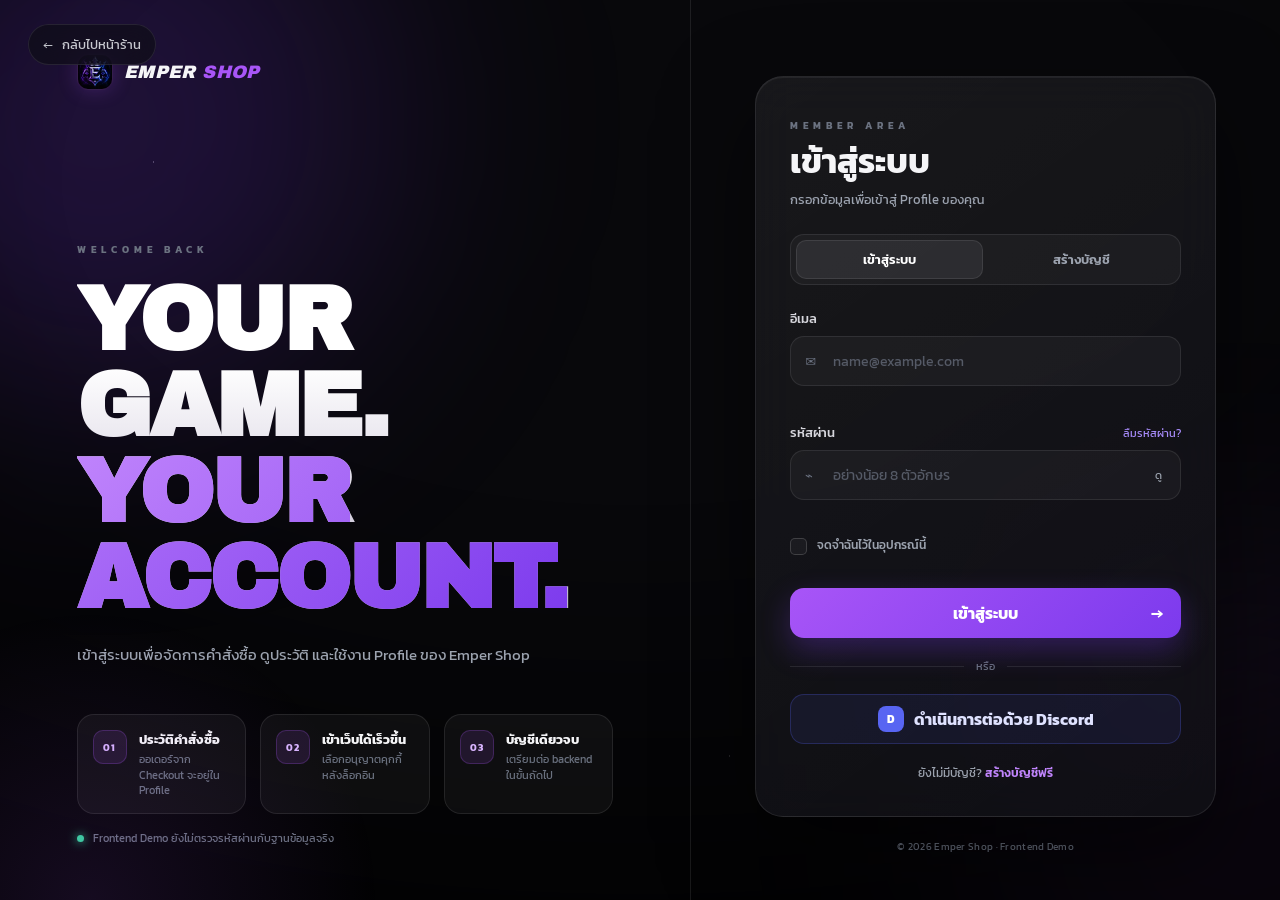
<file: login.html>
<!DOCTYPE html>
<html lang="th">
<head>
<meta charset="UTF-8"><meta name="viewport" content="width=device-width,initial-scale=1.0"><meta name="description" content="เข้าสู่ระบบหรือสร้างบัญชี Emper Shop"><title>เข้าสู่ระบบ — Emper Shop</title>
<link rel="preconnect" href="https://fonts.googleapis.com"><link rel="preconnect" href="https://fonts.gstatic.com" crossorigin><link href="https://fonts.googleapis.com/css2?family=Archivo+Black&family=Kanit:wght@300;400;500;600;700;800&display=swap" rel="stylesheet"><link rel="stylesheet" href="login.css">
</head>
<body>
<div class="stars"></div><div class="glow glow-1"></div><div class="glow glow-2"></div><div class="vignette"></div>
<a class="back-link" href="index.html"><span>←</span> กลับไปหน้าร้าน</a>
<main class="auth-shell">
<section class="showcase">
<a class="brand" href="index.html"><span class="brand-mark">E</span><span class="brand-name">EMPER <em>SHOP</em></span></a>
<div class="showcase-copy"><span class="eyebrow">WELCOME BACK</span><h1>YOUR GAME.<br><span>YOUR ACCOUNT.</span></h1><p>เข้าสู่ระบบเพื่อจัดการคำสั่งซื้อ ดูประวัติ และใช้งาน Profile ของ Emper Shop</p></div>
<div class="feature-list"><div class="feature-item"><span class="feature-icon">01</span><div><b>ประวัติคำสั่งซื้อ</b><small>ออเดอร์จาก Checkout จะอยู่ใน Profile</small></div></div><div class="feature-item"><span class="feature-icon">02</span><div><b>เข้าเว็บได้เร็วขึ้น</b><small>เลือกอนุญาตคุกกี้หลังล็อกอิน</small></div></div><div class="feature-item"><span class="feature-icon">03</span><div><b>บัญชีเดียวจบ</b><small>เตรียมต่อ backend ในขั้นถัดไป</small></div></div></div>
<div class="security-note"><i></i> Frontend Demo ยังไม่ตรวจรหัสผ่านกับฐานข้อมูลจริง</div>
</section>
<section class="auth-panel">
<div class="mobile-brand"><span class="brand-mark">E</span><span class="brand-name">EMPER <em>SHOP</em></span></div>
<div class="auth-card">
<div class="auth-heading"><span class="mini-label">MEMBER AREA</span><h2 id="formTitle">เข้าสู่ระบบ</h2><p id="formSub">กรอกข้อมูลเพื่อเข้าสู่ Profile ของคุณ</p></div>
<div class="auth-tabs"><button class="tab-btn active" id="loginTab" type="button">เข้าสู่ระบบ</button><button class="tab-btn" id="registerTab" type="button">สร้างบัญชี</button></div>
<form id="authForm" novalidate>
<div class="register-only hidden field"><label for="displayName">ชื่อที่ใช้ในร้าน</label><div class="input-wrap"><span class="input-icon">@</span><input id="displayName" type="text" autocomplete="nickname" placeholder="เช่น Znith"></div><small class="field-error" data-error-for="displayName"></small></div>
<div class="field"><label for="email">อีเมล</label><div class="input-wrap"><span class="input-icon">✉</span><input id="email" type="email" autocomplete="email" placeholder="name@example.com"></div><small class="field-error" data-error-for="email"></small></div>
<div class="field"><div class="label-row"><label for="password">รหัสผ่าน</label><button class="text-btn login-only" id="forgotBtn" type="button">ลืมรหัสผ่าน?</button></div><div class="input-wrap"><span class="input-icon">⌁</span><input id="password" type="password" autocomplete="current-password" placeholder="อย่างน้อย 8 ตัวอักษร"><button class="password-toggle" id="passwordToggle" type="button">ดู</button></div><small class="field-error" data-error-for="password"></small></div>
<div class="register-only hidden field"><label for="confirmPassword">ยืนยันรหัสผ่าน</label><div class="input-wrap"><span class="input-icon">✓</span><input id="confirmPassword" type="password" autocomplete="new-password" placeholder="กรอกรหัสผ่านอีกครั้ง"></div><small class="field-error" data-error-for="confirmPassword"></small></div>
<label class="check-row login-only"><input id="remember" type="checkbox"><span class="fake-check"></span><span>จดจำฉันไว้ในอุปกรณ์นี้</span></label>
<label class="check-row register-only hidden"><input id="terms" type="checkbox"><span class="fake-check"></span><span>ฉันยอมรับเงื่อนไขการใช้งานของร้าน</span></label><small class="field-error terms-error" data-error-for="terms"></small>
<button class="submit-btn" type="submit"><span id="submitText">เข้าสู่ระบบ</span><span class="submit-arrow">→</span></button>
</form>
<div class="divider"><span>หรือ</span></div><button class="discord-btn" id="discordBtn" type="button"><span class="discord-icon">D</span> ดำเนินการต่อด้วย Discord</button><p class="switch-copy" id="switchCopy">ยังไม่มีบัญชี? <button id="switchBtn" type="button">สร้างบัญชีฟรี</button></p>
</div><p class="copyright">© <span id="year"></span> Emper Shop · Frontend Demo</p>
</section></main>
<div class="toast-wrap" id="toastWrap"></div>
<aside class="cookie-bar" id="cookieBar" aria-hidden="true"><div class="cookie-inner"><div class="cookie-icon">C</div><div class="cookie-copy"><b>บันทึกคุกกี้สำหรับเข้าเว็บครั้งถัดไปไหม?</b><p>หากยินยอม ร้านจะจำ preference การเข้าใช้งานบนอุปกรณ์นี้ โดยไม่เก็บรหัสผ่านในคุกกี้</p></div><div class="cookie-actions"><button class="cookie-btn cookie-cancel" id="cookieCancel">ยกเลิก</button><button class="cookie-btn cookie-accept" id="cookieAccept">ยินยอม</button></div></div></aside>
<script>
(()=>{
const $=(s,c=document)=>c.querySelector(s),$$=(s,c=document)=>Array.from(c.querySelectorAll(s));let mode='login',pendingProfile=false;const COOKIE='emper_cookie_choice';$('#year').textContent=new Date().getFullYear();
function toast(t,s){const e=document.createElement('div');e.className='toast';e.innerHTML='<span class="toast-dot"></span><div><b></b><small></small></div>';$('b',e).textContent=t;$('small',e).textContent=s||'';$('#toastWrap').appendChild(e);setTimeout(()=>e.classList.add('hide'),2600);setTimeout(()=>e.remove(),3000)}
function err(id,msg){const e=$('[data-error-for="'+id+'"]');if(e)e.textContent=msg;const i=$('#'+id);if(i)i.classList.add('invalid')}
function clear(){$$('.field-error').forEach(e=>e.textContent='');$$('input').forEach(e=>e.classList.remove('invalid'))}
function setMode(m){mode=m;clear();$('#authForm').reset();const r=m==='register';$('#loginTab').classList.toggle('active',!r);$('#registerTab').classList.toggle('active',r);$$('.register-only').forEach(e=>e.classList.toggle('hidden',!r));$$('.login-only').forEach(e=>e.classList.toggle('hidden',r));$('#formTitle').textContent=r?'สร้างบัญชีใหม่':'เข้าสู่ระบบ';$('#formSub').textContent=r?'สร้างบัญชี Demo ก่อนเชื่อมฐานข้อมูลจริง':'กรอกข้อมูลเพื่อเข้าสู่ Profile ของคุณ';$('#submitText').textContent=r?'สร้างบัญชี':'เข้าสู่ระบบ';$('#switchCopy').firstChild.textContent=r?'มีบัญชีอยู่แล้ว? ':'ยังไม่มีบัญชี? ';$('#switchBtn').textContent=r?'เข้าสู่ระบบ':'สร้างบัญชีฟรี'}
function valid(){clear();let ok=true;const email=$('#email').value.trim(),pass=$('#password').value;if(mode==='register'&&$('#displayName').value.trim().length<2){err('displayName','กรุณากรอกชื่ออย่างน้อย 2 ตัว');ok=false}if(!/^\S+@\S+\.\S+$/.test(email)){err('email','กรุณากรอกอีเมลให้ถูกต้อง');ok=false}if(pass.length<8){err('password','รหัสผ่านอย่างน้อย 8 ตัวอักษร');ok=false}if(mode==='register'){if($('#confirmPassword').value!==pass){err('confirmPassword','รหัสผ่านไม่ตรงกัน');ok=false}if(!$('#terms').checked){$('[data-error-for="terms"]').textContent='กรุณายอมรับเงื่อนไข';ok=false}}return ok}
function goProfile(){location.href='profile.html'}function askCookie(){if(localStorage.getItem(COOKIE)){goProfile();return}pendingProfile=true;$('#cookieBar').classList.add('show');$('#cookieBar').setAttribute('aria-hidden','false')}
$('#authForm').addEventListener('submit',e=>{e.preventDefault();if(!valid())return;const email=$('#email').value.trim();if(mode==='login'){const old=JSON.parse(localStorage.getItem('emper_demo_user')||'null');localStorage.setItem('emper_demo_user',JSON.stringify({name:(old&&old.name)||email.split('@')[0]||'Member',email}));toast('เข้าสู่ระบบ Demo สำเร็จ','กำลังเตรียม Profile');setTimeout(askCookie,350)}else{localStorage.setItem('emper_demo_user',JSON.stringify({name:$('#displayName').value.trim(),email}));toast('สร้างบัญชี Demo สำเร็จ','กลับไปเข้าสู่ระบบเพื่อดำเนินการต่อ');setTimeout(()=>setMode('login'),650)}});
$('#cookieAccept').onclick=()=>{localStorage.setItem(COOKIE,'accepted');document.cookie='emper_fast_login=1; Max-Age=2592000; Path=/; SameSite=Lax';$('#cookieBar').classList.remove('show');if(pendingProfile)setTimeout(goProfile,180)};$('#cookieCancel').onclick=()=>{localStorage.setItem(COOKIE,'declined');document.cookie='emper_fast_login=; Max-Age=0; Path=/; SameSite=Lax';$('#cookieBar').classList.remove('show');if(pendingProfile)setTimeout(goProfile,180)};
$('#loginTab').onclick=()=>setMode('login');$('#registerTab').onclick=()=>setMode('register');$('#switchBtn').onclick=()=>setMode(mode==='login'?'register':'login');$('#passwordToggle').onclick=()=>{const p=$('#password');p.type=p.type==='password'?'text':'password';$('#passwordToggle').textContent=p.type==='password'?'ดู':'ซ่อน'};$('#forgotBtn').onclick=()=>toast('ลืมรหัสผ่าน','จะเชื่อมระบบกู้คืนเมื่อมี backend');$('#discordBtn').onclick=()=>toast('Discord Login','OAuth ยังเป็น Demo');
})();
</script>
</body></html>
</file>
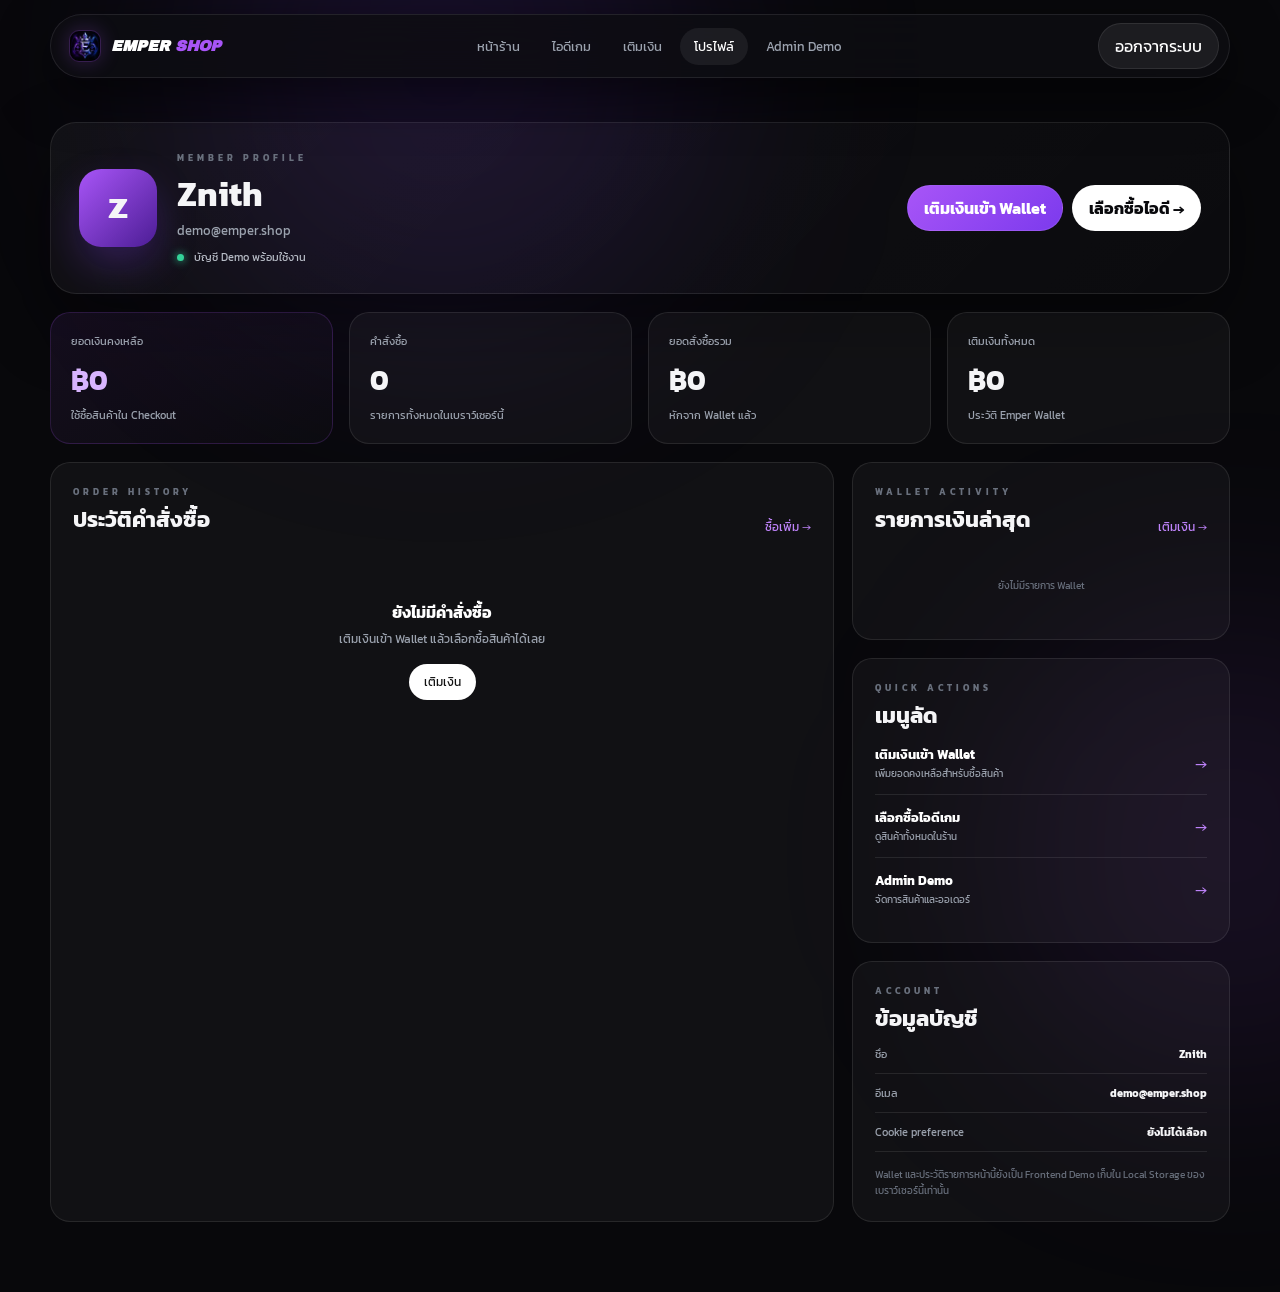
<file: profile.html>
<!DOCTYPE html>
<html lang="th">
<head>
  <meta charset="UTF-8">
  <meta name="viewport" content="width=device-width, initial-scale=1.0">
  <title>โปรไฟล์ — Emper Shop</title>
  <link rel="preconnect" href="https://fonts.googleapis.com">
  <link rel="preconnect" href="https://fonts.gstatic.com" crossorigin>
  <link href="https://fonts.googleapis.com/css2?family=Archivo+Black&family=Kanit:wght@300;400;500;600;700;800&display=swap" rel="stylesheet">
  <link rel="stylesheet" href="profile.css">
</head>
<body>
  <div class="stars" aria-hidden="true"></div><div class="glow g1"></div><div class="glow g2"></div>
  <nav class="topbar">
    <a class="brand" href="index.html"><span>E</span><b>EMPER <em>SHOP</em></b></a>
    <div class="navlinks"><a href="index.html">หน้าร้าน</a><a href="index.html#products">ไอดีเกม</a><a href="topup.html">เติมเงิน</a><a href="profile.html" class="active">โปรไฟล์</a><a href="admin.html">Admin Demo</a></div>
    <button id="logoutBtn" class="ghost-btn">ออกจากระบบ</button>
  </nav>

  <main class="wrap">
    <section class="profile-hero">
      <div class="avatar" id="avatar">Z</div>
      <div class="identity"><span class="eyebrow">MEMBER PROFILE</span><h1 id="userName">Znith</h1><p id="userEmail">demo@emper.shop</p><div class="status"><i></i> บัญชี Demo พร้อมใช้งาน</div></div>
      <div class="hero-actions"><a class="wallet-btn" href="topup.html">เติมเงินเข้า Wallet</a><a class="primary-btn" href="index.html#products">เลือกซื้อไอดี <span>→</span></a></div>
    </section>

    <section class="stats">
      <article class="wallet-stat"><span>ยอดเงินคงเหลือ</span><strong id="walletBalance">฿0</strong><small>ใช้ซื้อสินค้าใน Checkout</small></article>
      <article><span>คำสั่งซื้อ</span><strong id="orderCount">0</strong><small>รายการทั้งหมดในเบราว์เซอร์นี้</small></article>
      <article><span>ยอดสั่งซื้อรวม</span><strong id="orderTotal">฿0</strong><small>หักจาก Wallet แล้ว</small></article>
      <article><span>เติมเงินทั้งหมด</span><strong id="topupTotal">฿0</strong><small>ประวัติ Emper Wallet</small></article>
    </section>

    <div class="content-grid">
      <section class="panel orders-panel">
        <div class="panel-head"><div><span class="eyebrow">ORDER HISTORY</span><h2>ประวัติคำสั่งซื้อ</h2></div><a href="index.html#products">ซื้อเพิ่ม →</a></div>
        <div class="orders" id="orders"></div>
      </section>

      <aside class="side-column">
        <section class="panel wallet-panel">
          <div class="panel-head"><div><span class="eyebrow">WALLET ACTIVITY</span><h2>รายการเงินล่าสุด</h2></div><a href="topup.html">เติมเงิน →</a></div>
          <div id="walletHistory"></div>
        </section>

        <section class="panel quick-panel">
          <span class="eyebrow">QUICK ACTIONS</span><h2>เมนูลัด</h2>
          <a href="topup.html"><b>เติมเงินเข้า Wallet</b><small>เพิ่มยอดคงเหลือสำหรับซื้อสินค้า</small><span>→</span></a>
          <a href="index.html#products"><b>เลือกซื้อไอดีเกม</b><small>ดูสินค้าทั้งหมดในร้าน</small><span>→</span></a>
          <a href="admin.html"><b>Admin Demo</b><small>จัดการสินค้าและออเดอร์</small><span>→</span></a>
        </section>

        <section class="panel account-panel">
          <span class="eyebrow">ACCOUNT</span><h2>ข้อมูลบัญชี</h2>
          <div><span>ชื่อ</span><b id="accountName">Znith</b></div><div><span>อีเมล</span><b id="accountEmail">demo@emper.shop</b></div><div><span>Cookie preference</span><b id="cookieState">ยังไม่ได้เลือก</b></div>
          <p>Wallet และประวัติรายการหน้านี้ยังเป็น Frontend Demo เก็บใน Local Storage ของเบราว์เซอร์นี้เท่านั้น</p>
        </section>
      </aside>
    </div>
  </main>

<script>
(()=>{
  const $=s=>document.querySelector(s);
  const user=JSON.parse(localStorage.getItem('emper_demo_user')||'null')||{name:'Znith',email:'demo@emper.shop'};
  const orders=JSON.parse(localStorage.getItem('emper_demo_orders')||'[]');
  const walletTx=JSON.parse(localStorage.getItem('emper_wallet_transactions')||'[]');
  const balance=Number(localStorage.getItem('emper_wallet_balance')||0);
  const money=n=>'฿'+Number(n||0).toLocaleString('th-TH');

  $('#userName').textContent=$('#accountName').textContent=user.name||'Member';
  $('#userEmail').textContent=$('#accountEmail').textContent=user.email||'demo@emper.shop';
  $('#avatar').textContent=(user.name||'M').trim().charAt(0).toUpperCase();
  $('#walletBalance').textContent=money(balance);
  $('#orderCount').textContent=orders.length.toLocaleString('th-TH');
  $('#orderTotal').textContent=money(orders.reduce((s,o)=>s+Number(o.price||0),0));
  $('#topupTotal').textContent=money(walletTx.filter(x=>x.type==='topup').reduce((s,x)=>s+Number(x.amount||0),0));

  const choice=localStorage.getItem('emper_cookie_choice');
  $('#cookieState').textContent=choice==='accepted'?'ยินยอม':choice==='declined'?'ไม่ยินยอม':'ยังไม่ได้เลือก';

  const box=$('#orders');
  box.innerHTML=orders.length?orders.slice().reverse().map(o=>`<article class="order"><div class="order-icon">${(o.game||'G').slice(0,2).toUpperCase()}</div><div class="order-main"><b>${o.name}</b><small>${o.game||'Game'} · ${o.date||''} · ${o.orderId||'DEMO'}</small></div><div class="order-status"><span>สำเร็จ</span><b>${money(o.price)}</b></div></article>`).join(''):'<div class="empty"><b>ยังไม่มีคำสั่งซื้อ</b><p>เติมเงินเข้า Wallet แล้วเลือกซื้อสินค้าได้เลย</p><a href="topup.html">เติมเงิน</a></div>';

  const wh=$('#walletHistory');
  const recent=walletTx.slice().reverse().slice(0,6);
  wh.innerHTML=recent.length?recent.map(x=>`<div class="wallet-history-row"><span class="wallet-history-icon ${x.type==='topup'?'plus':'minus'}">${x.type==='topup'?'+':'−'}</span><div><b>${x.type==='topup'?'เติมเงิน':'ซื้อสินค้า'}</b><small>${x.txId||'DEMO'} · ${x.date||''}</small></div><strong class="${x.type==='topup'?'positive':'negative'}">${x.type==='topup'?'+':'−'}${money(Math.abs(Number(x.amount||0)))}</strong></div>`).join(''):'<div class="wallet-empty">ยังไม่มีรายการ Wallet</div>';

  $('#logoutBtn').addEventListener('click',()=>{localStorage.removeItem('emper_demo_user');location.href='login.html'});
})();
</script>
</body>
</html>
</file>
<file: login.css>
@import url('brand.css');
@import url('login-base.css');
</file>
<file: profile.css>
@import url('brand.css');
@import url('profile-base.css');
</file>
